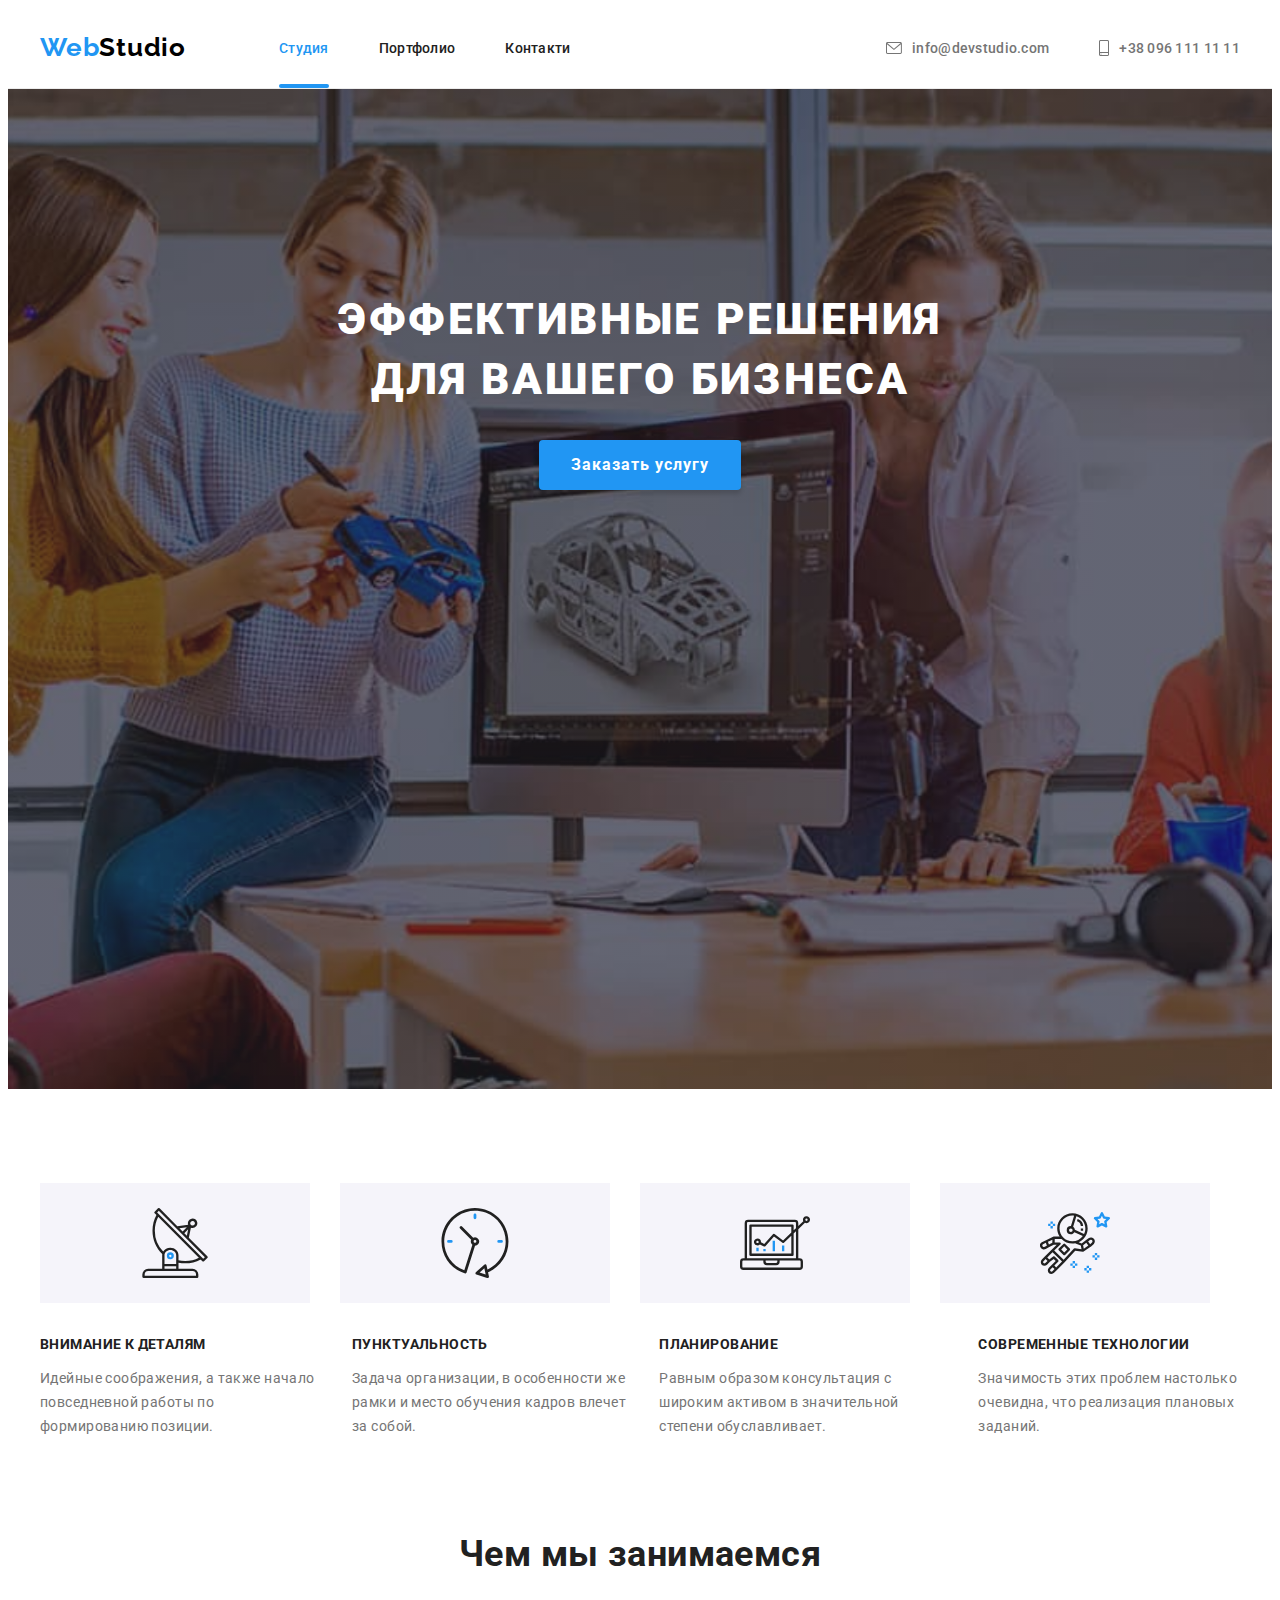
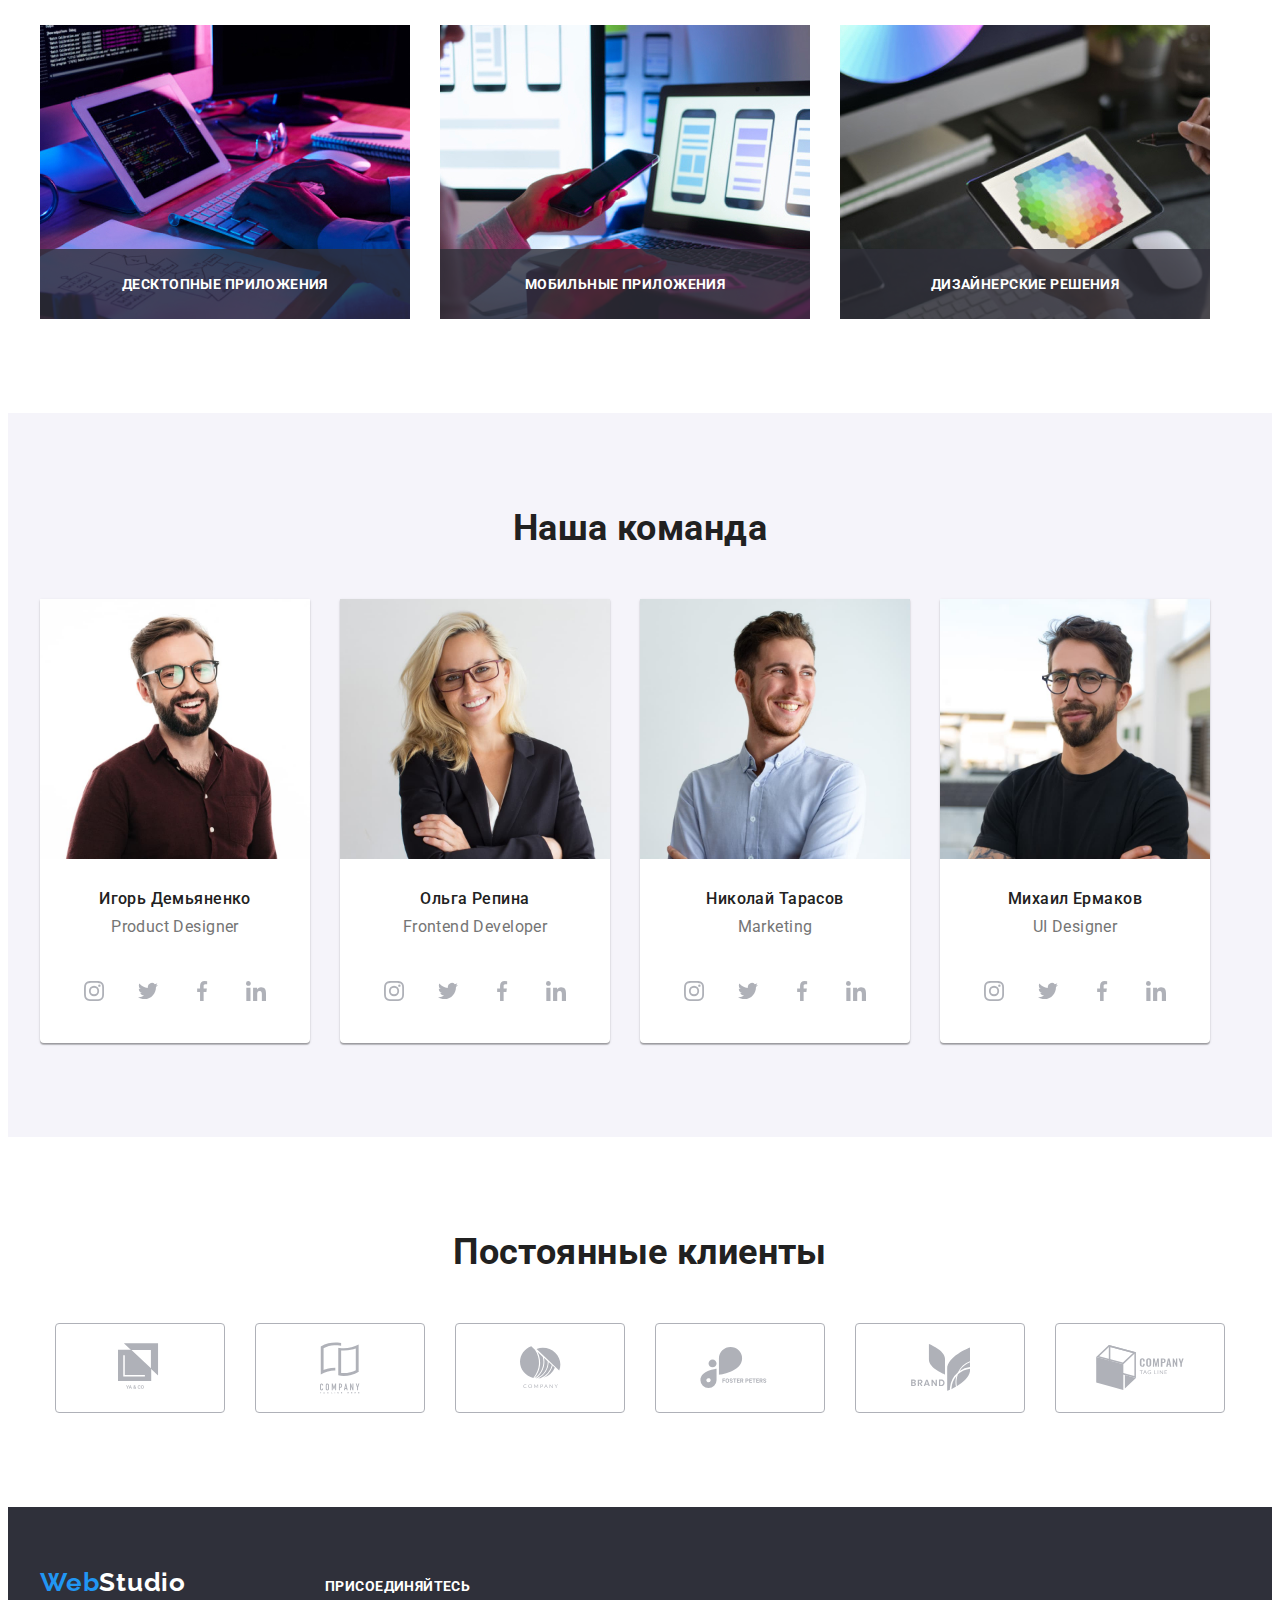
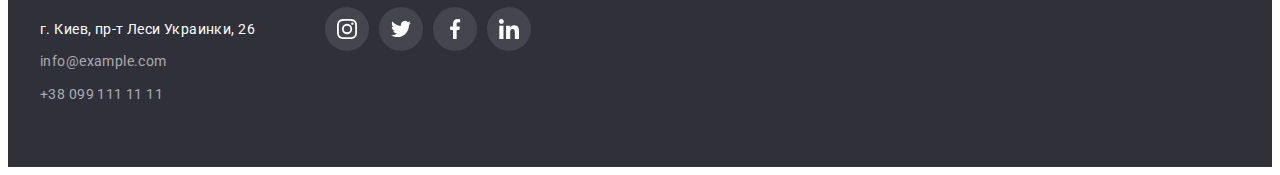
<file: index.html>
<!DOCTYPE html>
<html lang="ru">
  <head>
    <meta charset="UTF-8" />
    <title>Веб студия</title>
    <link
      rel="stylesheet"
      href="https://cdnjs.cloudflare.com/ajax/libs/modern-normalize/1.0.0/modern-normalize.min.css"
      integrity="sha512-ISS7cAi1PEhQ8jnbJpJZMd29NlhNj4AWYyLOSp2CE/CsHxTCu+r+t0D2yoJudVrd0/8fTVPUVDzY5Tvli75u/g=="
      crossorigin="anonymous"
    />
    <link rel="preconnect" href="https://fonts.gstatic.com" />
    <link
      href="https://fonts.googleapis.com/css2?family=Oleo+Script&family=Raleway:wght@700&family=Roboto:wght@400;500;700;900&display=swap"
      rel="stylesheet"
    />
    <link rel="stylesheet" href="./css/styles.css" />
  </head>

  <body>
    <header>
      <div class="container page-header">
        <nav class="main-nav">
          <a class="logo" href="/" target="_blank">
            <span class="logo">Web</span
            ><span class="logo header-studio">Studio</span>
          </a>

          <ul class="site-nav list">
            <li class="item">
              <a class="link current" href="./" target="_blank"
                ><span>Студия</span></a
              >
            </li>
            <li class="item">
              <a class="link" href="./portfolio.html" target="_blank"
                >Портфолио</a
              >
            </li>
            <li class="item">
              <a class="link" href="" target="_blank">Контакти</a>
            </li>
          </ul>
        </nav>
        <ul class="contact list">
          <li class="item">
            <a class="link" href="mailto:info@devstudio.com">
              <svg class="contact-mail">
                <use
                  href="./images/maine/sprite.svg#icon-hat-envelopehover"
                ></use>
              </svg>
              info@devstudio.com
            </a>
          </li>
          <li class="item">
            <a class="link" href="tel:+380961111111">
              <svg class="contact-tel">
                <use href="./images/maine/sprite.svg#icon-hat-smartphone"></use>
              </svg>

              +38 096 111 11 11</a
            >
          </li>
        </ul>
      </div>
    </header>

    <main>
      <!--Секція 1. HERO. -->

      <section class="hero">
        <h1 class="hero-title">
          ЭФФЕКТИВНЫЕ РЕШЕНИЯ<br />
          ДЛЯ ВАШЕГО БИЗНЕСА
        </h1>
        <button class="button primary" type="button" data-modal-open>
          Заказать услугу
        </button>
      </section>

      <!--Секція 2. Benefits-->
      <section class="benefits">
        <div class="container">
          <h2 style="display: none">Преимущества</h2>
          <ul class="benefits-icon-list list">
            <li class="item">
              <div class="benefits-div-icon">
                <svg class="benefits-icon">
                  <use
                    href="./images/maine/sprite.svg#icon-benef-antenna"
                  ></use>
                </svg>
              </div>
            </li>
            <li class="item">
              <div class="benefits-div-icon">
                <svg class="benefits-icon">
                  <use href="./images/maine/sprite.svg#icon-benef-clock"></use>
                </svg>
              </div>
            </li>
            <li class="item">
              <div class="benefits-div-icon">
                <svg class="benefits-icon">
                  <use
                    href="./images/maine/sprite.svg#icon-benef-diagram"
                  ></use>
                </svg>
              </div>
            </li>
            <li class="item">
              <div class="benefits-div-icon">
                <svg class="benefits-icon">
                  <use
                    href="./images/maine/sprite.svg#icon-benef-astronaut"
                  ></use>
                </svg>
              </div>
            </li>
          </ul>

          <ul class="list benefits-list">
            <li class="item">
              <h3 class="list-title attention">Внимание к деталям</h3>
              <p class="benefits-details">
                Идейные соображения, а также начало повседневной работы по
                формированию позиции.
              </p>
            </li>
            <li class="item">
              <h3 class="list-title punctuality">Пунктуальность</h3>
              <p class="benefits-details">
                Задача организации, в особенности же рамки и место обучения
                кадров влечет за собой.
              </p>
            </li>
            <li class="item">
              <h3 class="list-title planning">Планирование</h3>
              <p class="benefits-details">
                Равным образом консультация с широким активом в значительной
                степени обуславливает.
              </p>
            </li>
            <li class="item">
              <h3 class="list-title-modern">Современные технологии</h3>
              <p class="benefits-details">
                Значимость этих проблем настолько очевидна, что реализация
                плановых заданий.
              </p>
            </li>
          </ul>
        </div>
      </section>

      <!--Секція 3. Чем мы занимаемся -->
      <section class="job">
        <div class="container">
          <h2>Чем мы занимаемся</h2>
          <ul class="job-list list">
            <li class="job-item">
              <a class="job-link" href="" target="_blank">
                <div class="job-thumb">
                  <img
                    src="./images/maine/job-desktop-app.jpg"
                    alt="Десктопные приложения"
                    width="370"
                    height="294"
                  />
                  <p class="job-text">Десктопные приложения</p>
                </div>
              </a>
            </li>
            <li class="job-item">
              <a href="" target="_blank">
                <div class="job-thumb">
                  <img
                    src="./images/maine/job-mobile-app.jpg"
                    alt="Мобильные приложения"
                    width="370"
                    height="294"
                  />
                  <p class="job-text">Мобильные приложения</p>
                </div>
              </a>
            </li>
            <li class="job-item">
              <a href="" target="_blank">
                <div class="job-thumb">
                  <img
                    src="./images/maine/job-design.jpg"
                    alt="Дизайнерские решения"
                    width="370"
                    height="294"
                  />
                  <p class="job-text">Дизайнерские решения</p>
                </div>
              </a>
            </li>
          </ul>
        </div>
      </section>

      <!--Секція 4. Наша команда.-->
      <section class="team">
        <div class="container">
          <h2>Наша команда</h2>
          <ul class="team-list list">
            <li class="item">
              <a href="" class="team-link" target="_blank">
                <img
                  src="./images/maine/team-demjaneneko.jpg"
                  alt="И.Демьяненко"
                  width="270"
                  height="260"
                />
                <h3>Игорь Демьяненко</h3>
                <p lang="en">Product Designer</p>
              </a>
              <ul class="socnetworks list">
                <li>
                  <a href="" class="soclink">
                    <svg class="soclink-icon">
                      <use
                        href="./images/maine/sprite.svg#icon-soc-instagram"
                      ></use>
                    </svg>
                  </a>
                </li>
                <li>
                  <a href="" class="soclink">
                    <svg class="soclink-icon">
                      <use
                        href="./images/maine/sprite.svg#icon-soc-twitter"
                      ></use>
                    </svg>
                  </a>
                </li>
                <li>
                  <a href="" class="soclink">
                    <svg class="soclink-icon">
                      <use
                        href="./images/maine/sprite.svg#icon-soc-facebook"
                      ></use>
                    </svg>
                  </a>
                </li>
                <li>
                  <a href="" class="soclink">
                    <svg class="soclink-icon">
                      <use
                        href="./images/maine/sprite.svg#icon-soc-linkedin"
                      ></use>
                    </svg>
                  </a>
                </li>
              </ul>
            </li>
            <li class="item">
              <a href="" class="team-link" target="_blank">
                <img
                  src="./images/maine/team-repina.jpg"
                  alt="O.Репина"
                  width="270"
                  height="260"
                />
                <h3>Ольга Репина</h3>
                <p lang="en">Frontend Developer</p>
              </a>
              <ul class="socnetworks list">
                <li>
                  <a href="" class="soclink">
                    <svg class="soclink-icon">
                      <use
                        href="./images/maine/sprite.svg#icon-soc-instagram"
                      ></use>
                    </svg>
                  </a>
                </li>
                <li>
                  <a href="" class="soclink">
                    <svg class="soclink-icon">
                      <use
                        href="./images/maine/sprite.svg#icon-soc-twitter"
                      ></use>
                    </svg>
                  </a>
                </li>
                <li>
                  <a href="" class="soclink">
                    <svg class="soclink-icon">
                      <use
                        href="./images/maine/sprite.svg#icon-soc-facebook"
                      ></use>
                    </svg>
                  </a>
                </li>
                <li>
                  <a href="" class="soclink">
                    <svg class="soclink-icon">
                      <use
                        href="./images/maine/sprite.svg#icon-soc-linkedin"
                      ></use>
                    </svg>
                  </a>
                </li>
              </ul>
            </li>
            <li class="item">
              <a href="" class="team-link" target="_blank">
                <img
                  src="./images/maine/team-tarasov.jpg"
                  alt="H.Тарасов"
                  width="270"
                  height="260"
                />
                <h3>Николай Тарасов</h3>
                <p lang="en">Marketing</p>
              </a>
              <ul class="socnetworks list">
                <li>
                  <a href="" class="soclink">
                    <svg class="soclink-icon">
                      <use
                        href="./images/maine/sprite.svg#icon-soc-instagram"
                      ></use>
                    </svg>
                  </a>
                </li>
                <li>
                  <a href="" class="soclink">
                    <svg class="soclink-icon">
                      <use
                        href="./images/maine/sprite.svg#icon-soc-twitter"
                      ></use>
                    </svg>
                  </a>
                </li>
                <li>
                  <a href="" class="soclink">
                    <svg class="soclink-icon">
                      <use
                        href="./images/maine/sprite.svg#icon-soc-facebook"
                      ></use>
                    </svg>
                  </a>
                </li>
                <li>
                  <a href="" class="soclink">
                    <svg class="soclink-icon">
                      <use
                        href="./images/maine/sprite.svg#icon-soc-linkedin"
                      ></use>
                    </svg>
                  </a>
                </li>
              </ul>
            </li>
            <li class="item">
              <a href="" class="team-link" target="_blank">
                <img
                  src="./images/maine/team-ermakov.jpg"
                  alt="M.Ермаков"
                  width="270"
                  height="260"
                />
                <h3>Михаил Ермаков</h3>
                <p lang="en">UI Designer</p>
              </a>
              <ul class="socnetworks list">
                <li>
                  <a href="" class="soclink">
                    <svg class="soclink-icon" width="20" height="20">
                      <use
                        href="./images/maine/sprite.svg#icon-soc-instagram"
                      ></use>
                    </svg>
                  </a>
                </li>
                <li>
                  <a href="" class="soclink">
                    <svg class="soclink-icon" width="20" height="20">
                      <use
                        href="./images/maine/sprite.svg#icon-soc-twitter"
                      ></use>
                    </svg>
                  </a>
                </li>
                <li>
                  <a href="" class="soclink">
                    <svg class="soclink-icon" width="20" height="20">
                      <use
                        href="./images/maine/sprite.svg#icon-soc-facebook"
                      ></use>
                    </svg>
                  </a>
                </li>
                <li>
                  <a href="" class="soclink">
                    <svg class="soclink-icon" width="20" height="20">
                      <use
                        href="./images/maine/sprite.svg#icon-soc-linkedin"
                      ></use>
                    </svg>
                  </a>
                </li>
              </ul>
            </li>
          </ul>
        </div>
      </section>
      <section class="clients">
        <div class="container">
          <h2>Постоянные клиенты</h2>
          <ul class="clients-list list">
            <li class="item">
              <a href="" class="link">
                <svg class="clients-icon icon-logo-1">
                  <use href="./images/maine/sprite.svg#icon-logo-1"></use>
                </svg>
              </a>
            </li>
            <li class="item">
              <a href="" class="link">
                <svg class="clients-icon icon-logo-2">
                  <use href="./images/maine/sprite.svg#icon-logo-2"></use>
                </svg>
              </a>
            </li>
            <li class="item">
              <a href="" class="link">
                <svg class="clients-icon icon-logo-3">
                  <use href="./images/maine/sprite.svg#icon-logo-3"></use>
                </svg>
              </a>
            </li>
            <li class="item">
              <a href="" class="link">
                <svg class="clients-icon icon-logo-4">
                  <use href="./images/maine/sprite.svg#icon-logo-4"></use>
                </svg>
              </a>
            </li>
            <li class="item">
              <a href="" class="link">
                <svg class="clients-icon icon-logo-5">
                  <use href="./images/maine/sprite.svg#icon-logo-5"></use>
                </svg>
              </a>
            </li>
            <li class="item">
              <a href="" class="link">
                <svg class="clients-icon icon-logo-6">
                  <use href="./images/maine/sprite.svg#icon-logo-6"></use>
                </svg>
              </a>
            </li>
          </ul>
        </div>
      </section>
    </main>

    <footer>
      <div class="container basement">
        <div class="footer-logo-address">
          <a class="logo" href="/" target="_blank"
            ><span class="logo web">Web</span
            ><span class="logo footer-studio">Studio</span></a
          >
          <address class="footer-address">
            <a
              class="link"
              href="https://goo.gl/maps/jxMF4LjYh5U93TxF9"
              target="_blank"
              >г. Киев, пр-т Леси Украинки, 26</a
            >
          </address>
          <ul class="list">
            <li>
              <a class="link mail" href="mailto:info@example.com"
                >info@example.com</a
              >
            </li>
            <li>
              <a class="link tel" href="tel:+380991111111">+38 099 111 11 11</a>
            </li>
          </ul>
        </div>

        <div class="footer-join-us">
          <b>присоединяйтесь </b>
          <ul class="socnetworks list">
            <li>
              <a href="" class="soclink">
                <svg class="soclink-icon" width="20" height="20">
                  <use
                    href="./images/maine/sprite.svg#icon-soc-instagram"
                  ></use>
                </svg>
              </a>
            </li>
            <li>
              <a href="" class="soclink">
                <svg class="soclink-icon" width="20" height="20">
                  <use href="./images/maine/sprite.svg#icon-soc-twitter"></use>
                </svg>
              </a>
            </li>
            <li>
              <a href="" class="soclink">
                <svg class="soclink-icon" width="20" height="20">
                  <use href="./images/maine/sprite.svg#icon-soc-facebook"></use>
                </svg>
              </a>
            </li>
            <li>
              <a href="" class="soclink">
                <svg class="soclink-icon" width="20" height="20">
                  <use href="./images/maine/sprite.svg#icon-soc-linkedin"></use>
                </svg>
              </a>
            </li>
          </ul>
        </div>
      </div>
    </footer>

    <div class="backdrop is-hidden" data-modal>
      <div class="modal">
        <button type="button" class="btn-modal-close" data-modal-close>
          <svg class="icon-close" width="18" height="18">
            <use href="./images/maine/sprite.svg#icon-close"></use>
          </svg>
        </button>
      </div>
    </div>
    <script src="./js/modal.js"></script>
  </body>
</html>
</file>
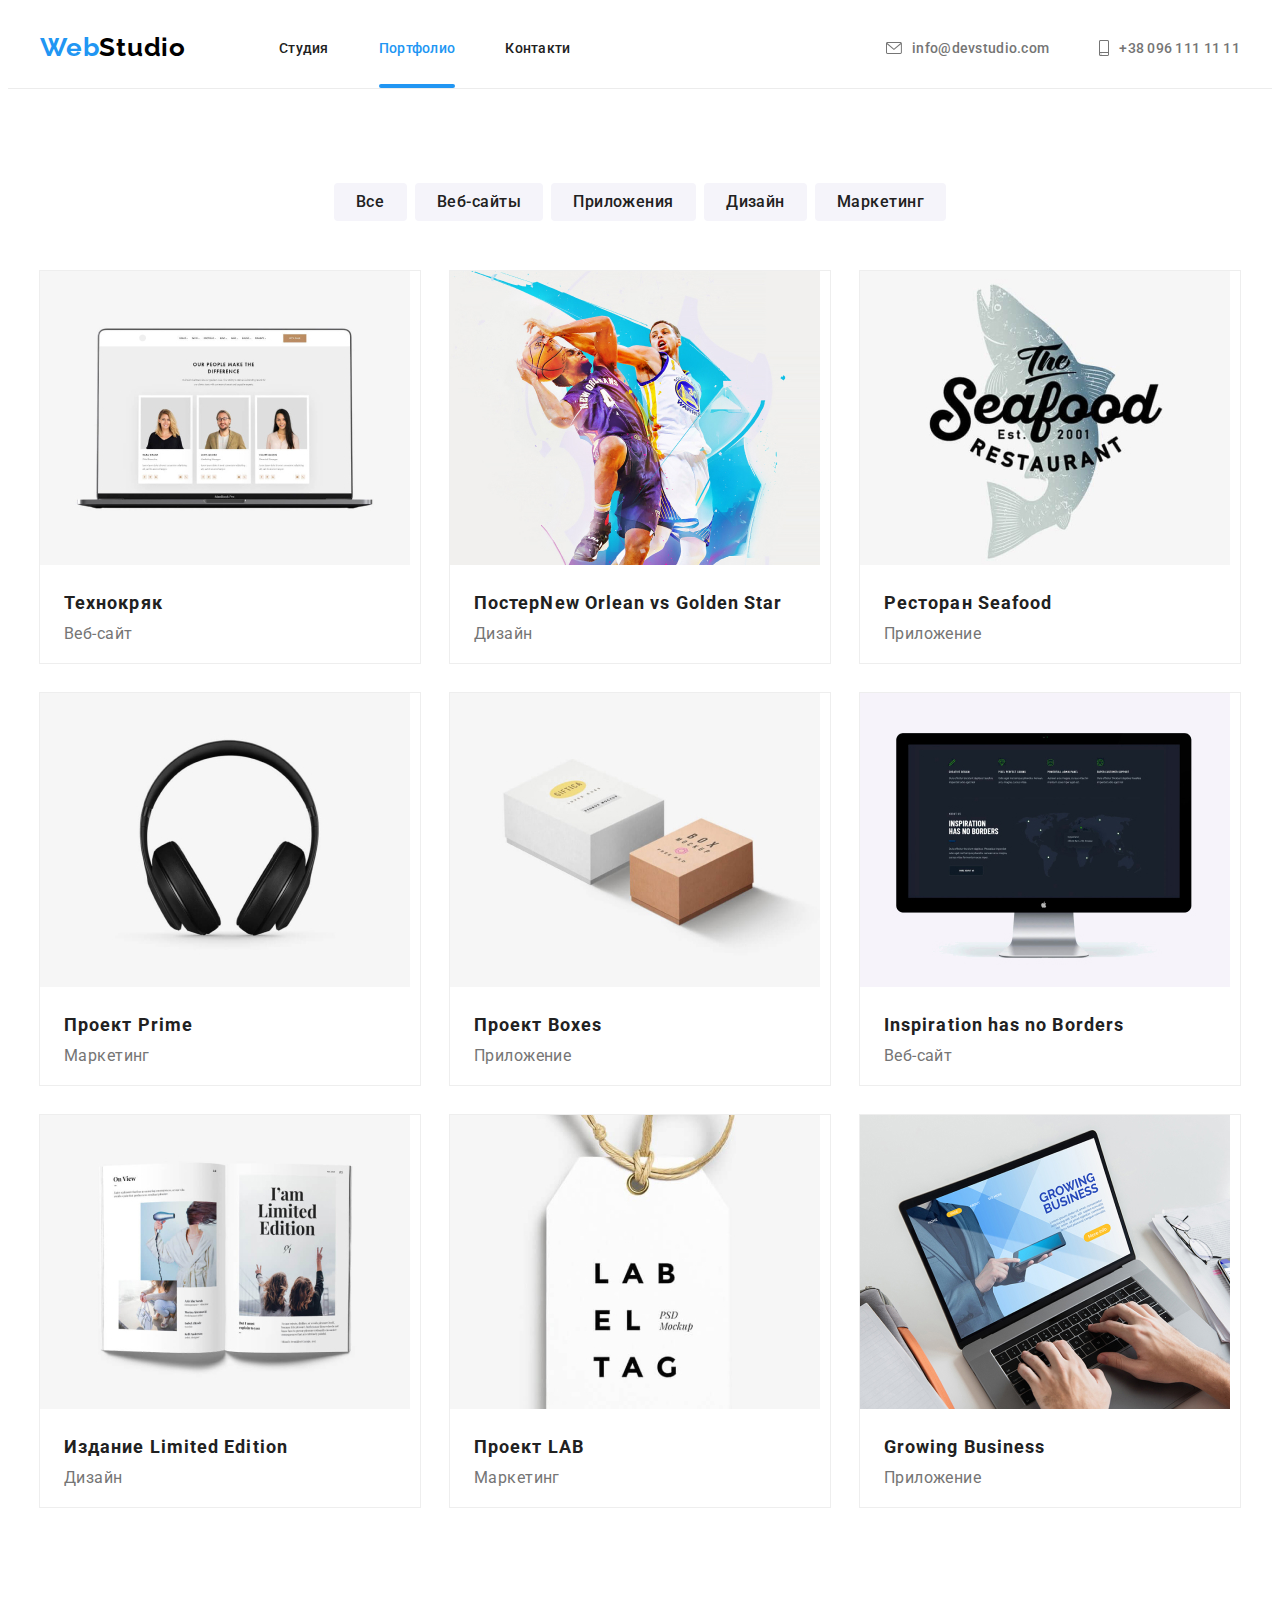
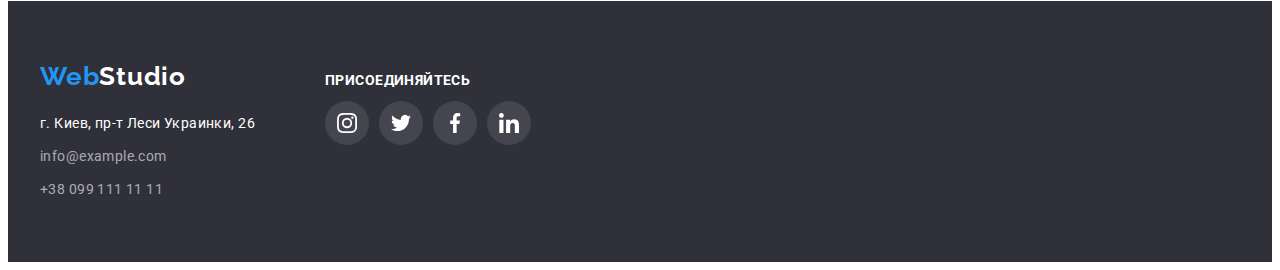
<file: portfolio.html>
<!DOCTYPE html>
<html lang="ru">
  <head>
    <meta charset="UTF-8" />
    <title>Веб студия</title>
    <link
      rel="stylesheet"
      href="https://cdnjs.cloudflare.com/ajax/libs/modern-normalize/1.0.0/modern-normalize.min.css"
      integrity="sha512-ISS7cAi1PEhQ8jnbJpJZMd29NlhNj4AWYyLOSp2CE/CsHxTCu+r+t0D2yoJudVrd0/8fTVPUVDzY5Tvli75u/g=="
      crossorigin="anonymous"
    />
    <link rel="preconnect" href="https://fonts.gstatic.com" />
    <link
      href="https://fonts.googleapis.com/css2?family=Oleo+Script&family=Raleway:wght@700&family=Roboto:wght@400;500;700;900&display=swap"
      rel="stylesheet"
    />
    <link rel="stylesheet" href="./css/styles.css" />
  </head>

  <body>
    <header>
      <div class="container page-header">
        <nav class="main-nav">
          <a class="logo" href="/" target="_blank">
            <span class="logo">Web</span
            ><span class="logo header-studio">Studio</span>
          </a>

          <ul class="site-nav list">
            <li class="item">
              <a class="link" href="./" target="_blank"><span>Студия</span></a>
            </li>
            <li class="item">
              <a class="link current" href="./portfolio.html" target="_blank"
                >Портфолио</a
              >
            </li>
            <li class="item">
              <a class="link" href="" target="_blank">Контакти</a>
            </li>
          </ul>
        </nav>
        <ul class="contact list">
          <li class="item">
            <a class="link" href="mailto:info@devstudio.com">
              <svg class="contact-mail">
                <use
                  href="./images/maine/sprite.svg#icon-hat-envelopehover"
                ></use>
              </svg>
              info@devstudio.com
            </a>
          </li>
          <li class="item">
            <a class="link" href="tel:+380961111111">
              <svg class="contact-tel">
                <use href="./images/maine/sprite.svg#icon-hat-smartphone"></use>
              </svg>

              +38 096 111 11 11</a
            >
          </li>
        </ul>
      </div>
    </header>

    <main>
      <!--Портфолио-->
      <section class="portfolio">
        <div class="container">
          <h1 style="display: none">Портфолио</h1>
          <ul class="list navigation">
            <li class="item">
              <button class="button secondary all" type="button">Все</button>
            </li>
            <li class="item">
              <button class="button secondary web" type="button">
                Веб-сайты
              </button>
            </li>
            <li class="item">
              <button class="button secondary app" type="button">
                Приложения
              </button>
            </li>
            <li class="item">
              <button class="button secondary design" type="button">
                Дизайн
              </button>
            </li>
            <li class="item">
              <button class="button secondary marketing" type="button">
                Маркетинг
              </button>
            </li>
          </ul>
          <ul class="list portfolio-list">
            <li class="portfolio-item">
              <a class="portfolio-link" href="">
                <div class="portfolio-overlay">
                  <img
                    src="./images/portfolio/tehnokriak.jpg"
                    alt="Технокряк"
                    height="294"
                    width="370"
                  />
                  <p class="portfolio-overlay-text">
                    Технокряк это современная площадка распространения
                    коронавируса. Компании используют эту платформу для
                    цифрового шпионажа и атак на защищённые сервера конкурентов.
                  </p>
                </div>
                <div class="portfolio-text">
                  <h2 class="portfolio-title">Технокряк</h2>
                  <p class="portfolio-type">Веб-сайт</p>
                </div>
              </a>
            </li>
            <li class="portfolio-item">
              <a class="portfolio-link" href="">
                <div class="portfolio-overlay">
                  <img
                    src="./images/portfolio/poster.jpg"
                    alt="Постер New Orlean vs Golden Star"
                    height="294"
                    width="370"
                  />
                  <p class="portfolio-overlay-text">
                    Технокряк это современная площадка распространения
                    коронавируса. Компании используют эту платформу для
                    цифрового шпионажа и атак на защищённые сервера конкурентов.
                  </p>
                </div>
                <div class="portfolio-text">
                  <h2 class="portfolio-title">
                    Постер<span lang="en">New Orlean vs Golden Star</span>
                  </h2>
                  <p class="portfolio-type">Дизайн</p>
                </div>
              </a>
            </li>
            <li class="portfolio-item">
              <a class="portfolio-link" href="">
                <div class="portfolio-overlay">
                  <img
                    src="./images/portfolio/restaurant-seafood.jpg"
                    alt="Ресторан Seafood"
                    height="294"
                    width="370"
                  />
                  <p class="portfolio-overlay-text">
                    Технокряк это современная площадка распространения
                    коронавируса. Компании используют эту платформу для
                    цифрового шпионажа и атак на защищённые сервера конкурентов.
                  </p>
                </div>
                <div class="portfolio-text">
                  <h2 class="portfolio-title">
                    Ресторан <span lang="en">Seafood</span>
                  </h2>
                  <p class="portfolio-type">Приложение</p>
                </div>
              </a>
            </li>
            <li class="portfolio-item">
              <a class="portfolio-link" href="">
                <div class="portfolio-overlay">
                  <img
                    src="./images/portfolio/project-prime.jpg"
                    alt="Проект Prime"
                    height="294"
                    width="370"
                  />
                  <p class="portfolio-overlay-text">
                    Технокряк это современная площадка распространения
                    коронавируса. Компании используют эту платформу для
                    цифрового шпионажа и атак на защищённые сервера конкурентов.
                  </p>
                </div>
                <div class="portfolio-text">
                  <h2 class="portfolio-title">
                    Проект <span lang="en">Prime</span>
                  </h2>
                  <p class="portfolio-type">Маркетинг</p>
                </div>
              </a>
            </li>
            <li class="portfolio-item">
              <a class="portfolio-link" href="">
                <div class="portfolio-overlay">
                  <img
                    src="images/portfolio/projact-box.jpg"
                    alt="Проект Boxes"
                    height="294"
                    width="370"
                  />
                  <p class="portfolio-overlay-text">
                    Технокряк это современная площадка распространения
                    коронавируса. Компании используют эту платформу для
                    цифрового шпионажа и атак на защищённые сервера конкурентов.
                  </p>
                </div>
                <div class="portfolio-text">
                  <h2 class="portfolio-title">
                    Проект <span lang="en">Boxes</span>
                  </h2>
                  <p class="portfolio-type">Приложение</p>
                </div>
              </a>
            </li>
            <li class="portfolio-item">
              <a class="portfolio-link" href="">
                <div class="portfolio-overlay">
                  <img
                    src="./images/portfolio/inspiration.jpg"
                    alt="Inspiration has no Borders"
                    height="294"
                    width="370"
                  />
                  <p class="portfolio-overlay-text">
                    Технокряк это современная площадка распространения
                    коронавируса. Компании используют эту платформу для
                    цифрового шпионажа и атак на защищённые сервера конкурентов.
                  </p>
                </div>
                <div class="portfolio-text">
                  <h2 class="portfolio-title" lang="en">
                    Inspiration has no Borders
                  </h2>
                  <p class="portfolio-type">Веб-сайт</p>
                </div>
              </a>
            </li>
            <li class="portfolio-item">
              <a class="portfolio-link" href="">
                <div class="portfolio-overlay">
                  <img
                    src="./images/portfolio/limited-edition.jpg"
                    alt="Издание Limited Edition"
                    height="294"
                    width="370"
                  />
                  <p class="portfolio-overlay-text">
                    Технокряк это современная площадка распространения
                    коронавируса. Компании используют эту платформу для
                    цифрового шпионажа и атак на защищённые сервера конкурентов.
                  </p>
                </div>
                <div class="portfolio-text">
                  <h2 class="portfolio-title">
                    Издание <span lang="en"></span> Limited Edition
                  </h2>
                  <p class="portfolio-type">Дизайн</p>
                </div>
              </a>
            </li>
            <li class="portfolio-item">
              <a class="portfolio-link" href="">
                <div class="portfolio-overlay">
                  <img
                    src="./images/portfolio/project-lab.jpg"
                    alt="Проект LAB"
                    height="294"
                    width="370"
                  />
                  <p class="portfolio-overlay-text">
                    Технокряк это современная площадка распространения
                    коронавируса. Компании используют эту платформу для
                    цифрового шпионажа и атак на защищённые сервера конкурентов.
                  </p>
                </div>

                <div class="portfolio-text">
                  <h2 class="portfolio-title">
                    Проект <span lang="en"></span> LAB
                  </h2>
                  <p class="portfolio-type">Маркетинг</p>
                </div>
              </a>
            </li>
            <li class="portfolio-item">
              <a class="portfolio-link" href="">
                <div class="portfolio-overlay">
                  <img
                    src="./images/portfolio/growing-business.jpg"
                    alt="Growing Business"
                    height="294"
                    width="370"
                  />
                  <p class="portfolio-overlay-text">
                    Технокряк это современная площадка распространения
                    коронавируса. Компании используют эту платформу для
                    цифрового шпионажа и атак на защищённые сервера конкурентов.
                  </p>
                </div>
                <div class="portfolio-text">
                  <h2 class="portfolio-title" lang="en">Growing Business</h2>
                  <p class="portfolio-type">Приложение</p>
                </div>
              </a>
            </li>
          </ul>
        </div>
      </section>
    </main>

    <footer>
      <div class="container basement">
        <div class="footer-logo-address">
          <a class="logo" href="/" target="_blank"
            ><span class="logo web">Web</span
            ><span class="logo footer-studio">Studio</span></a
          >
          <address class="footer-address">
            <a
              class="link"
              href="https://goo.gl/maps/jxMF4LjYh5U93TxF9"
              target="_blank"
              >г. Киев, пр-т Леси Украинки, 26</a
            >
          </address>
          <ul class="list">
            <li>
              <a class="link mail" href="mailto:info@example.com"
                >info@example.com</a
              >
            </li>
            <li>
              <a class="link tel" href="tel:+380991111111">+38 099 111 11 11</a>
            </li>
          </ul>
        </div>

        <div class="footer-join-us">
          <b>присоединяйтесь </b>
          <ul class="socnetworks list">
            <li>
              <a href="" class="soclink">
                <svg class="soclink-icon" width="20" height="20">
                  <use
                    href="./images/maine/sprite.svg#icon-soc-instagram"
                  ></use>
                </svg>
              </a>
            </li>
            <li>
              <a href="" class="soclink">
                <svg class="soclink-icon" width="20" height="20">
                  <use href="./images/maine/sprite.svg#icon-soc-twitter"></use>
                </svg>
              </a>
            </li>
            <li>
              <a href="" class="soclink">
                <svg class="soclink-icon" width="20" height="20">
                  <use href="./images/maine/sprite.svg#icon-soc-facebook"></use>
                </svg>
              </a>
            </li>
            <li>
              <a href="" class="soclink">
                <svg class="soclink-icon" width="20" height="20">
                  <use href="./images/maine/sprite.svg#icon-soc-linkedin"></use>
                </svg>
              </a>
            </li>
          </ul>
        </div>
      </div>
    </footer>
  </body>
</html>
</file>
<file: css/styles.css>
/* цвет основного текста color: #212121;  */
/* вторичный цвет текста  color: #757575;*/
/* белый #FFFFFF  */
/* акцент color: #2196F3;*/
/* footer background: #2F303A; 
WEB color: #2196F3;
header STUDIO color: #000000;
footer STUDIO  color: #FFFFFF;
фон кнопки: #F5F4FA;
рамка на фото в портфоліо: #EEEEEE;

*/

/* 
font-family: 'Oleo Script', cursive;  
font-family: 'Raleway', sans-serif;
font-family: 'Roboto', sans-serif; */

:root {
  --maine-text-color: #212121;
  --secondary-text-color: #757575;
  --accent-color: #2196f3;
  --primary-white-color: #ffffff;
  --header-studio-color: #000000;
  --hero-background: #2f303a;
  --footer-background: #2f303a;
  --button-secondary-background: #f5f4fa;
  --frame-portfolio-photo: #eeeeee;
  --icons-color: #afb1b8;
  --transition-duration: 250ms;
  --transition-timing-function: cubic-bezier(0.4, 0, 0.2, 1);
}

body {
  color: var(--maine-text-color);
  font-family: 'Roboto', sans-serif;
  font-weight: 400;
  font-size: 14px;
  line-height: 1.12;
  letter-spacing: 0.03em;
}

.container {
  margin-left: auto;
  margin-right: auto;
  width: 1200px;
  padding-left: 15px;
  padding-right: 15px;
}

/* =============    HEADER   ============== */

.page-header,
.main-nav {
  display: flex;
  align-items: center;
}

header {
  border-bottom-width: 1px;
  border-bottom-style: solid;
  border-bottom-color: #ececec;
}

/* ===============  LOGO   ============= */

.logo {
  padding-top: 24px;
  padding-bottom: 25px;

  color: var(--accent-color);
  font-family: 'Raleway', sans-serif;
  font-weight: 700;
  font-size: 26px;
  line-height: 1.192;
  letter-spacing: 0.03em;
  text-decoration: none;

  transition: color var(--transition-duration) var(--transition-timing-function);
}

.header-studio {
  color: var(--header-studio-color);
}

.footer-studio {
  color: var(--primary-white-color);
}

.logo:hover,
.logo:focus {
  color: var(--accent-color);
}

.list {
  padding: 0;
  margin: 0;
  list-style: none;
}

/* ==============   SITE NAV header -============== */

.site-nav {
  display: flex;
  align-items: center;
  margin-left: 93px;
}

.site-nav .item:not(:last-child) {
  margin-right: 50px;
}

.site-nav .link {
  display: block;
  padding-top: 32px;
  padding-bottom: 32px;

  color: var(--maine-text-color);
  font-weight: 500;
  line-height: 1.143;
  letter-spacing: 0.02em;
  text-decoration: none;
}

.contact .item {
  display: flex;
  align-items: center;
  margin: 0;
}

.site-nav .current {
  position: relative;
  color: var(--accent-color);
}

.site-nav .current::after {
  position: absolute;
  content: '';
  bottom: 0;
  left: 0;
  display: block;
  height: 4px;
  width: 100%;
  background-color: var(--accent-color);
  border-radius: 2px;
  align-self: flex-end;
}

/* ========    КОНТАКТИ header*/

header .contact {
  display: flex;
  margin-left: auto;
}
.contact .link {
  display: flex;
  align-items: center;
  justify-content: center;
  padding-top: 32px;
  padding-bottom: 32px;
  color: var(--secondary-text-color);
  font-weight: 500;
  line-height: 1.143;
  letter-spacing: 0.02em;
  text-decoration: none;
}

.contact .item + .item {
  margin-left: 50px;
}

.contact-mail,
.contact-tel {
  fill: currentColor;
}

.contact-mail {
  width: 16px;
  height: 12px;
  margin-right: 10px;
}

.contact-tel {
  width: 10px;
  height: 16px;
  margin-right: 10px;
}

/* ХОВЕР та ФОКУС для Навігація + контакти ) */

.site-nav .link,
.site-nav .link,
.contact .link,
.contact .link {
  transition: color var(--transition-duration) var(--transition-timing-function);
  /* transition-property: color;
  transition-duration: var(--transition-duration);
  transition-timing-function: var(--transition-timing-function);
  transition-delay: 0; */
}

.site-nav .link:hover,
.site-nav .link:focus,
.contact .link:hover,
.contact .link:focus {
  color: var(--accent-color);
}

/* ============     BUTTON   ============*/

.button {
  color: var(--maine-text-color);
  background-color: var(--button-secondary-background);
  font-family: inherit;
  font-weight: 500;
  font-size: 16px;
  line-height: 1.63;
  align-items: center;
  letter-spacing: 0.03em;
  text-decoration: none;

  border-radius: 4px;
  padding: 10px 32px;
  display: block;
  min-width: 200px;
  border: 0px;
  margin-left: auto;
  margin-right: auto;

  cursor: pointer;
}

.button:hover,
.button:focus {
  color: var(--primary-white-color);
  background-color: var(--accent-color);
}

/* ===========  BUTTON  HERO (PRIMARY) =============  */

.button.primary {
  color: var(--primary-white-color);
  background-color: var(--accent-color);
  box-shadow: 0px 4px 4px rgba(0, 0, 0, 0.15);
  outline: none;

  font-weight: 700;
  line-height: 1.88;
  letter-spacing: 0.06em;

  transition: background-color var(--transition-duration)
    var(--transition-timing-function);
}

.button.primary:hover,
.button.primary:focus {
  background-color: #188ce8;
}

/*============== BUTTON PORTFOLIO(SECONDARY)======= */

.navigation {
  display: flex;
  margin-bottom: 50px;
  justify-content: center;
  align-items: start;
}

.navigation .item + .item {
  margin-left: 8px;
}

.button.secondary {
  color: var(--maine-text-color);
  background-color: var(--button-secondary-background);
  padding: 6px 22px;

  transition-property: color, background-color, box-shadow;
  transition-duration: var(--transition-duration);
  transition-timing-function: var(--transition-timing-function);
}

.button.secondary:hover,
.button.secondary:focus {
  color: var(--primary-white-color);
  background-color: var(--accent-color);
  box-shadow: 0px 3px 1px rgba(0, 0, 0, 0.1), 0px 1px 2px rgba(0, 0, 0, 0.08),
    0px 2px 2px rgba(0, 0, 0, 0.12);
}

.button.secondary.all {
  min-width: 73px;
}

.button.secondary.web {
  min-width: 128px;
}

.button.secondary.app {
  min-width: 145px;
}

.button.secondary.design {
  min-width: 103px;
}

.button.secondary.marketing {
  min-width: 130px;
}

/* ================ПОРТФОЛІО========================*/

.portfolio {
  padding-top: 94px;
  padding-bottom: 94px;
}

.portfolio-link {
  display: block;
  text-decoration: none;

  transition-property: box-shadow, transform;
  transition-duration: var(--transition-duration);
  transition-timing-function: var(--transition-timing-function);
}

.portfolio-list {
  display: flex;
  flex-wrap: wrap;
  margin: -15px;
}

.portfolio-item {
  /* width: 370px; */
  flex-basis: calc(100% / 3 - 30px);
  margin: 15px;

  background-color: var(--primary-white-color);
  outline: 1px solid var(--frame-portfolio-photo);
}

.portfolio-link:hover,
.portfolio-link:focus {
  box-shadow: 0px 1px 1px rgba(0, 0, 0, 0.12), 0px 4px 4px rgba(0, 0, 0, 0.06),
    1px 4px 6px rgba(0, 0, 0, 0.16);
}

.portfolio-link {
  margin: 0;
}

.portfolio-text {
  padding: 20px 24px;
}

.portfolio-title {
  margin-top: 0px;
  margin-bottom: 4px;

  color: var(--maine-text-color);
  font-weight: 700;
  font-size: 18px;
  line-height: 2;
  letter-spacing: 0.06em;
}

.portfolio-type {
  margin: 0px;

  color: var(--secondary-text-color);
  font-size: 16px;
}

.portfolio-overlay {
  position: relative;
  overflow: hidden;
}

.portfolio-overlay-text {
  position: absolute;
  top: 0px;
  left: 0px;
  margin: 0;
  padding: 63px 24px;
  width: 100%;
  height: 100%;

  color: var(--primary-white-color);
  background-color: rgba(33, 150, 243, 0.9);
  font-weight: 400;
  font-size: 18px;
  line-height: 1.556;
  letter-spacing: 0.03em;

  opacity: 0;

  transform: translatey(100%);

  transition: transform var(--transition-duration)
      var(--transition-timing-function),
    opacity var(--transition-duration) var(--transition-timing-function);
}

.portfolio-link:hover .portfolio-overlay-text,
.portfolio-link:focus .portfolio-overlay-text {
  opacity: 1;
  transform: translatey(0);
}

/* ==============      HERO  =================== */

.hero-title {
  color: var(--primary-white-color);
  font-weight: 900;
  font-size: 44px;
  line-height: 1.37;
  letter-spacing: 0.06em;

  margin-top: 0px;
  margin-bottom: 30px;
}

.hero {
  text-align: center;
  padding-top: 200px;
  padding-bottom: 200px;
  max-width: 1600px;
  min-height: 600px;
  margin-left: auto;
  margin-right: auto;
  background-color: var(--hero-background);
  background-image: linear-gradient(
      to right,
      rgba(47, 48, 58, 0.4),
      rgba(47, 48, 58, 0.4)
    ),
    url(../images/maine/hero-bg-opt.jpg);

  background-repeat: no-repeat;
  background-position: center;
  background-size: cover;
}

/* .overlay {

} */

/* .overlay {
  max-width: 1600px;
  min-height: 600px;
  margin-left: auto;
  margin-right: auto;
  background-color: var(--hero-background);
  background-image: linear-gradient(
      to right,
      rgba(47, 48, 58, 0.4),
      rgba(47, 48, 58, 0.4)
    ),
    url(../images/maine/hero-bg-opt.jpg);

  background-repeat: no-repeat;
  background-position: center;
  background-size: cover;
} */

/* =============== BENEFITS =========== */

.benefits {
  padding-top: 94px;
  padding-bottom: 94px;
}

.benefits-icon-list {
  display: flex;
  margin-bottom: 30px;
  /* margin-left: -30px;
  margin-bottom: -30px; */
}

.benefits-icon-list .item {
  width: 270px;
  height: 120px;
  background-color: var(--button-secondary-background);
  /* margin-left: 30px;
  margin-bottom: 30px; */
}

.benefits-icon-list .item + .item {
  margin-left: 30px;
}

.benefits-div-icon {
  display: flex;
  justify-content: center;
  align-items: center;
  width: 100%;
  height: 100%;
}

.benefits-icon {
  width: 70px;
  height: 70px;
  /* fill: red; */
}

.benefits h3 {
  font-weight: 700;
  font-size: 14px;
  line-height: 1.71;
  letter-spacing: 0.03em;
  text-transform: uppercase;

  margin-top: 0px;
  margin-bottom: 10px;
}

.benefits p {
  margin-top: 0px;
  margin-bottom: 0px;

  color: var(--secondary-text-color);
  line-height: 1.71;
}

.benefits-list {
  display: flex;
}

.benefits .item + .item {
  margin-left: 30px;
}

/* ===============  JOB====Чем мы занимаемся*/

.job {
  padding-bottom: 94px;
}

.job-list {
  display: flex;
}

.job-link {
  text-decoration: none;
}

.job-item {
  margin: 0px;
}

.job-list .job-item + .job-item {
  margin-left: 30px;
}

.job h2,
.team h2,
.clients h2 {
  font-weight: 700;
  font-size: 36px;
  line-height: 1.167;
  text-align: center;

  margin-top: 0px;
  margin-bottom: 50px;
}

.job img,
.team img,
.portfolio img {
  display: block;
}

.job-thumb {
  position: relative;
}

.job-text {
  position: absolute;
  height: auto;
  width: 100%;
  margin: 0;
  bottom: 0;

  color: var(--primary-white-color);
  background: rgba(47, 48, 58, 0.8);
  font-weight: 700;
  font-size: 14px;
  line-height: 1.143;
  text-align: center;
  text-transform: uppercase;
  padding: 27px 0;
}

/* ==================   TEAM  ===Наша команда */

.team-list,
.socnetworks {
  display: flex;
  margin: 0;
  padding: 0;
}

.team-list .item + .item {
  margin-left: 30px;
}

.team .item {
  background-color: var(--primary-white-color);
  box-shadow: 0px 1px 3px rgba(0, 0, 0, 0.12), 0px 1px 1px rgba(0, 0, 0, 0.14),
    0px 2px 1px rgba(0, 0, 0, 0.2);
  border-radius: 0px 0px 4px 4px;
}

.team {
  padding-top: 94px;
  padding-bottom: 94px;

  background-color: var(--button-secondary-background);
}

.team-link {
  color: var(--maine-text-color);
  text-decoration: none;
  outline: none;
}

.team h3 {
  font-weight: 500;
  font-size: 16px;
  line-height: 1.192;

  margin-top: 0px;
  margin-bottom: 10px;
  text-align: center;
}

.team p {
  color: var(--secondary-text-color);
  font-weight: 400;
  font-size: 16px;
  line-height: 1.17;

  margin-top: 0px;
  text-align: center;
}

.team img {
  margin-top: 0px;
  margin-bottom: 30px;
}

/* ========= СОЦМЕРЕЖІ team========== */

.socnetworks {
  display: flex;
  padding: 16px 32px 30px;
}

.socnetworks li {
  width: 44px;
  height: 44px;
}

.soclink {
  display: flex;
  width: 100%;
  height: 100%;
  justify-content: center;
  align-items: center;

  color: var(--icons-color);
  border-radius: 50%;

  transition: background-color var(--transition-duration)
      var(--transition-timing-function),
    color var(--transition-duration) var(--transition-timing-function);
}

.soclink-icon {
  width: 20px;
  height: 20px;
  fill: currentColor;
}

.socnetworks li,
.soclink {
  padding: 0;
  margin: 0;
}

.socnetworks li + li {
  margin-left: 10px;
}

.soclink:hover,
.soclink:focus {
  color: var(--primary-white-color);
  background-color: var(--accent-color);

  outline: none;
}

/* ===============CLIENTS=========== */

section.clients {
  padding-top: 94px;
  padding-bottom: 94px;
}

.clients-list {
  display: flex;
  justify-content: center;
  align-items: center;
}

.clients .item {
  width: 170px;
  height: 90px;
}

.clients .link {
  display: flex;
  width: 100%;
  height: 100%;
  justify-content: center;
  align-items: center;

  color: var(--icons-color);
  border: 1px solid #afb1b8;
  box-sizing: border-box;
  border-radius: 4px;

  transition: border var(--transition-duration)
      var(--transition-timing-function),
    color var(--transition-duration) var(--transition-timing-function);
}

.clients .item + .item {
  margin-left: 30px;
}

.clients-icon {
  fill: currentColor;
}

.clients .link:hover,
.clients .link:focus {
  color: var(--accent-color);
  border: 1px solid var(--accent-color);
}

.icon-logo-1 {
  width: 44.27px;
  height: 49.23px;
}

.icon-logo-2 {
  width: 40px;
  height: 52px;
}

.icon-logo-3 {
  width: 41px;
  height: 42.6px;
}

.icon-logo-4 {
  width: 79.66px;
  height: 42.02px;
}

.icon-logo-5 {
  width: 59px;
  height: 47px;
}

.icon-logo-6 {
  width: 88.48px;
  height: 45.44px;
}

/* =============   FOOTER========================= */

footer {
  background-color: var(--footer-background);
  padding-top: 60px;
  padding-bottom: 60px;
}

footer .container {
  display: flex;
  align-items: baseline;
}

.footer-logo-address,
.footer-join-us {
  display: flex;
  flex-direction: column;
}

.footer-join-us {
  margin-left: 70px;
}

footer .socnetworks {
  margin: 0;
  padding: 0;
}

footer .soclink {
  color: var(--primary-white-color);
  background: rgba(255, 255, 255, 0.1);

  transition: background-color var(--transition-duration)
      var(--transition-timing-function),
    box-shadow var(--transition-duration) var(--transition-timing-function);
}

footer .soclink:hover,
footer .soclink:focus {
  background-color: var(--accent-color);
  outline: none;
}

.footer-logo-address > .logo {
  padding: 0px;
  margin-bottom: 20px;
}

.basement .web,
.basement .footer-studio {
  display: inline-block;
  padding: 0;
}

.basement .link {
  margin-bottom: 9px;
  display: inline-block;
  line-height: 1.71;
}

.basement .tel {
  margin-bottom: 0;
}

.footer-address > .link {
  color: var(--primary-white-color);
  font-style: normal;
  text-decoration: none;
}

.basement .mail,
.basement .tel {
  color: #ffffff99;
  text-decoration: none;
}

footer b {
  margin-bottom: 20px;

  font-weight: 700;
  font-size: 14px;
  line-height: 1.142px;
  letter-spacing: 0.03em;
  text-transform: uppercase;
  color: var(--primary-white-color);
}

/* ========  BACKDROP  ========= */

.backdrop {
  position: fixed;
  width: 100vw;
  height: 100vh;

  top: 0;
  left: 0;
  background-color: rgba(0, 0, 0, 0.2);

  opacity: 1;
  transition: opacity var(--transition-duration)
      var(--transition-timing-function),
    visibility var(--transition-duration) var(--transition-timing-function);
}

.modal {
  position: absolute;
  top: 50%;
  left: 50%;
  transform: translate(-50%, -50%);

  width: 528px;
  height: 581px;
  background: var(--primary-white-color);
  box-shadow: 0px 1px 3px rgba(0, 0, 0, 0.12), 0px 1px 1px rgba(0, 0, 0, 0.14),
    0px 2px 1px rgba(0, 0, 0, 0.2);
  border-radius: 4px;

  transition: transform var(--transition-duration)
    var(--transition-timing-function);
  /* transform: translate(-50%, -50%) scale(1); */
  transform: translate(-50%, -50%) rotate(1turn);
}

.backdrop.is-hidden .modal {
  /* transform: translate(-50%, -50%) scale(0.9); */
  transform: translate(-50%, -50%) rotate(0deg);
}

.backdrop.is-hidden {
  opacity: 0;
  visibility: hidden;
  pointer-events: none;
}

.btn-modal-close {
  position: absolute;
  top: 8px;
  right: 8px;

  display: flex;
  justify-content: center;
  align-items: center;

  width: 30px;
  height: 30px;
  border-radius: 50%;
  background: var(--primary-white-color);
  border: 1px solid rgba(0, 0, 0, 0.1);
  box-sizing: border-box;
  outline: none;

  cursor: pointer;
}

.icon-close {
  fill: var(--header-studio-color);
}

/* .box:hover {
  animation-name: changeBgColor;
  animation-duration: 3000ms;
  animation-timing-function: linear;
}

@keyframes changeBgColor {
  0% {
    background-color: teal;
  }

  50% {
    background-color: orange;
  }

  100% {
    background-color: deepskyblue;
  } */

/* ============================================== */
</file>
